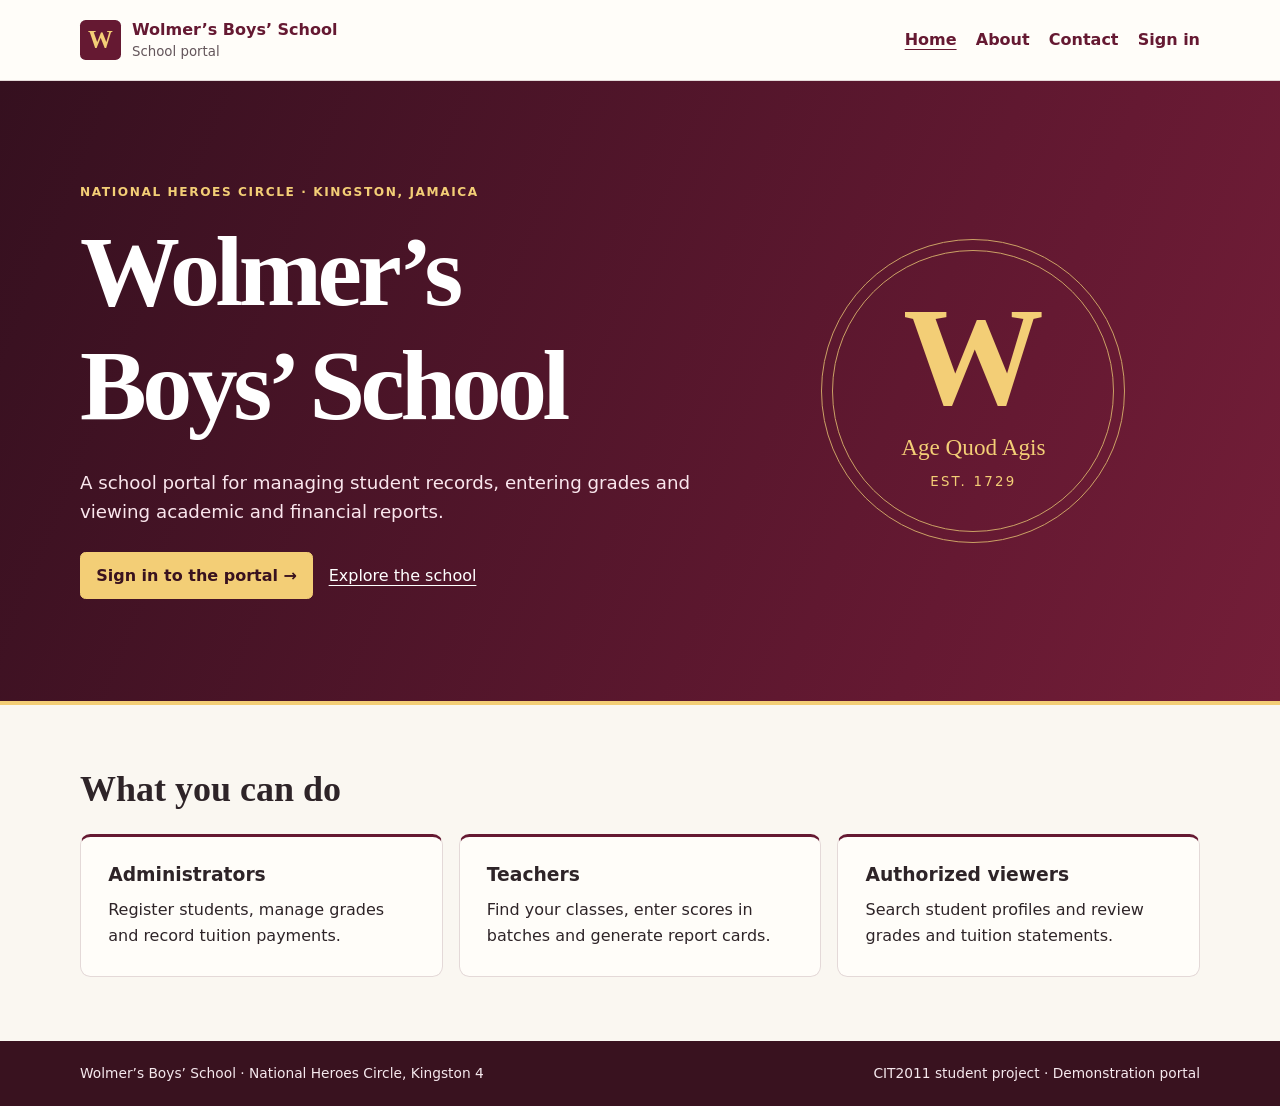
<file: index.html>
<!DOCTYPE html>
<!--
CIT2011 | Wolmer's Boys' School | National Heroes Circle, Kingston 4
Group members (full name | student ID | lab day/time)
Shaney Byfield | 2500730 | Lab: Tuesday 3–5 p.m.
Christopher Lewis | 2505274 | Lab: Tuesday 3–5 p.m.
Kelsey James | 2510038 | Lab: Tuesday 3–5 p.m.
Vacketia Smith | 2509363 | Lab: Tuesday 3–5 p.m.
-->
<html lang="en">
<head>
  <meta charset="utf-8">
  <meta name="viewport" content="width=device-width, initial-scale=1">
  <title>Home | Wolmer’s Boys’ School</title>
  <link rel="stylesheet" href="assets/css/portal.css">
  
</head>
<body>
  <a href="#main" class="skip">Skip to content</a>
  <header class="site-header">
    <div class="wrap header-inner">
      <a class="brand" href="index.html"><span class="monogram" aria-hidden="true">W</span><span>Wolmer’s Boys’ School<small>School portal</small></span></a>
      <nav aria-label="Main navigation"><a href="index.html" aria-current="page">Home</a><a href="about.html">About</a><a href="contact.html">Contact</a><a href="login.html">Sign in</a></nav>
    </div>
  </header>
  <main id="main">
  <section class="hero"><div class="wrap hero-inner">
    <div><p class="eyebrow">National Heroes Circle · Kingston, Jamaica</p>
    <h1>Wolmer’s<br>Boys’ School</h1>
    <p class="hero-copy">A school portal for managing student records, entering grades and viewing academic and financial reports.</p>
    <a class="button gold" href="login.html">Sign in to the portal <span aria-hidden="true">→</span></a>
    <a class="hero-link" href="about.html">Explore the school</a></div>
    <div class="motto" aria-label="School motto: Age Quod Agis"><div><span aria-hidden="true">W</span><strong>Age Quod Agis</strong><small>EST. 1729</small></div></div>
  </div></section>
  <section class="wrap section"><h2>What you can do</h2>
    <div class="cards">
      <article class="card"><h3>Administrators</h3><p>Register students, manage grades and record tuition payments.</p></article>
      <article class="card"><h3>Teachers</h3><p>Find your classes, enter scores in batches and generate report cards.</p></article>
      <article class="card"><h3>Authorized viewers</h3><p>Search student profiles and review grades and tuition statements.</p></article>
    </div>
  </section>
</main>
  <footer class="site-footer"><div class="wrap footer-inner">
    <span>Wolmer’s Boys’ School · National Heroes Circle, Kingston 4</span>
    <span>CIT2011 student project · Demonstration portal</span>
  </div></footer>
</body>
</html>
</file>
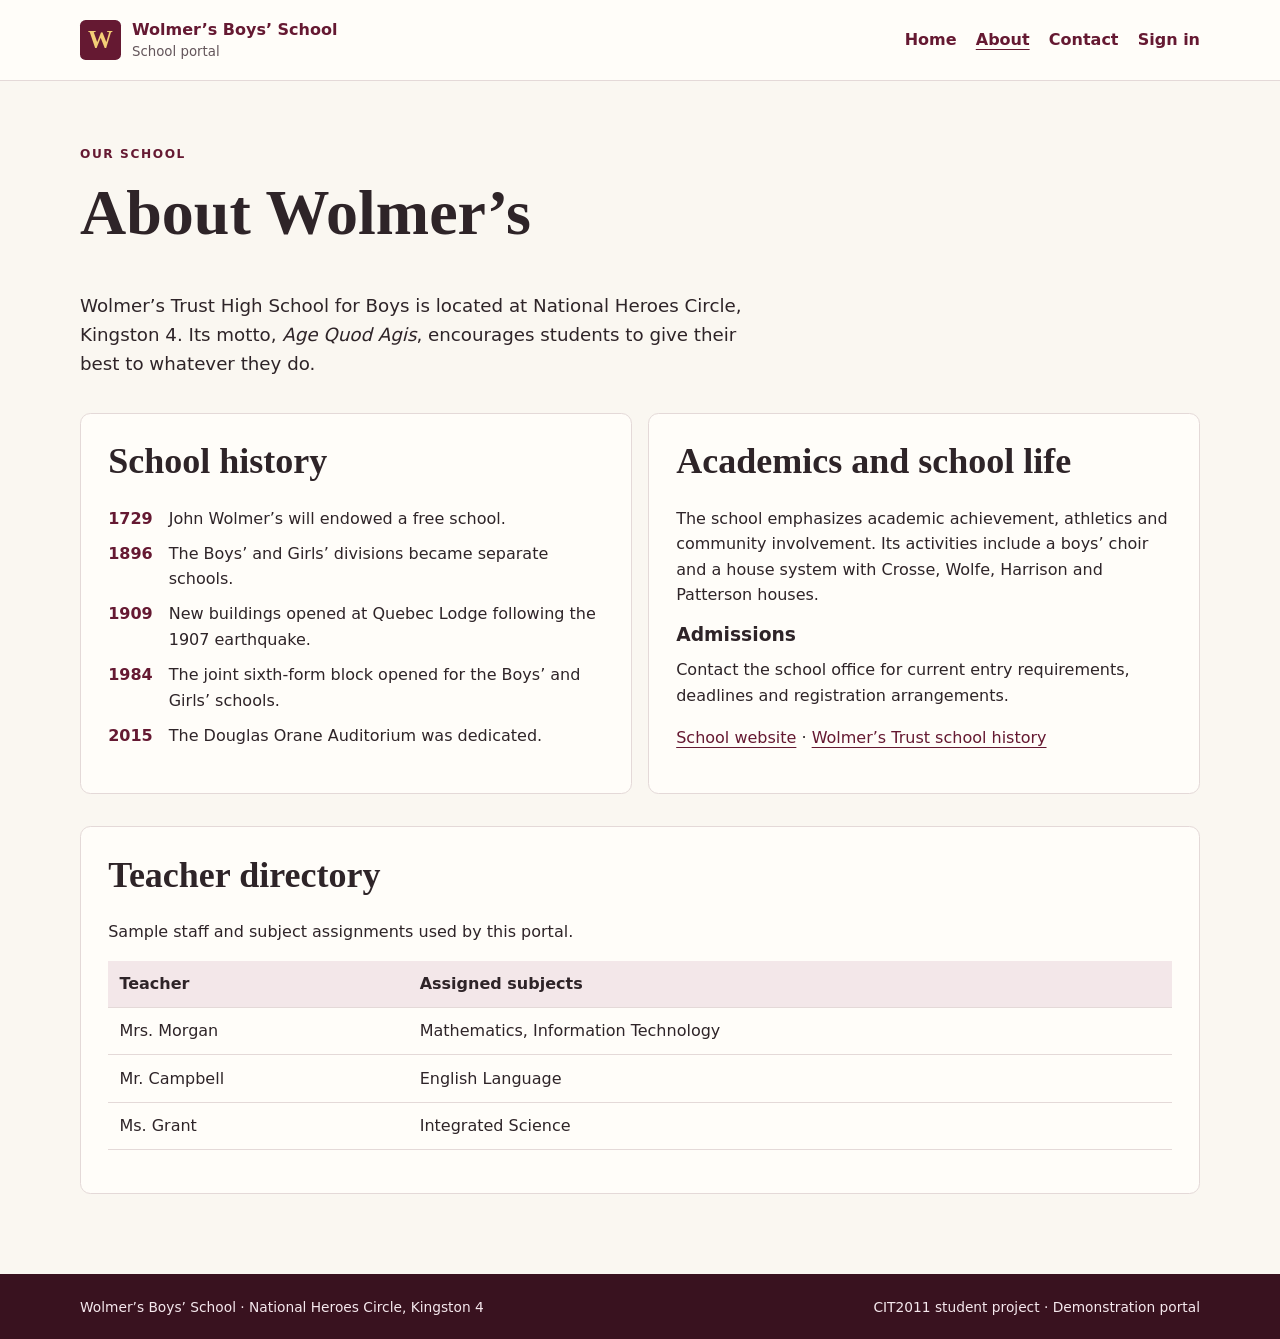
<file: about.html>
<!DOCTYPE html>
<!--
CIT2011 | Wolmer's Boys' School | National Heroes Circle, Kingston 4
Group members (full name | student ID | lab day/time)
Shaney Byfield | 2500730 | Lab: Tuesday 3–5 p.m.
Christopher Lewis | 2505274 | Lab: Tuesday 3–5 p.m.
Kelsey James | 2510038 | Lab: Tuesday 3–5 p.m.
Vacketia Smith | 2509363 | Lab: Tuesday 3–5 p.m.
-->
<html lang="en">
<head>
  <meta charset="utf-8">
  <meta name="viewport" content="width=device-width, initial-scale=1">
  <title>About | Wolmer’s Boys’ School</title>
  <link rel="stylesheet" href="assets/css/portal.css">
  <script defer src="assets/js/store.js"></script><script defer src="assets/js/public.js"></script>
</head>
<body>
  <a href="#main" class="skip">Skip to content</a>
  <header class="site-header">
    <div class="wrap header-inner">
      <a class="brand" href="index.html"><span class="monogram" aria-hidden="true">W</span><span>Wolmer’s Boys’ School<small>School portal</small></span></a>
      <nav aria-label="Main navigation"><a href="index.html">Home</a><a href="about.html" aria-current="page">About</a><a href="contact.html">Contact</a><a href="login.html">Sign in</a></nav>
    </div>
  </header>
  <main id="main" class="wrap section">
  <p class="eyebrow accent">Our school</p><h1>About Wolmer’s</h1>
  <p class="intro">Wolmer’s Trust High School for Boys is located at National Heroes Circle, Kingston 4. Its motto, <em>Age Quod Agis</em>, encourages students to give their best to whatever they do.</p>
  <div class="two-col">
    <section class="panel"><h2>School history</h2><dl class="timeline">
      <dt>1729</dt><dd>John Wolmer’s will endowed a free school.</dd>
      <dt>1896</dt><dd>The Boys’ and Girls’ divisions became separate schools.</dd>
      <dt>1909</dt><dd>New buildings opened at Quebec Lodge following the 1907 earthquake.</dd>
      <dt>1984</dt><dd>The joint sixth-form block opened for the Boys’ and Girls’ schools.</dd>
      <dt>2015</dt><dd>The Douglas Orane Auditorium was dedicated.</dd>
    </dl></section>
    <section class="panel"><h2>Academics and school life</h2>
      <p>The school emphasizes academic achievement, athletics and community involvement. Its activities include a boys’ choir and a house system with Crosse, Wolfe, Harrison and Patterson houses.</p>
      <h3>Admissions</h3><p>Contact the school office for current entry requirements, deadlines and registration arrangements.</p>
      <p><a href="https://www.wolmers.org/wbs/">School website</a> · <a href="https://www.wolmers.org/trust/schools/">Wolmer’s Trust school history</a></p>
    </section>
  </div>
  <section class="panel"><h2>Teacher directory</h2><p>Sample staff and subject assignments used by this portal.</p>
  <div class="table-wrap"><table><thead><tr><th scope="col">Teacher</th><th scope="col">Assigned subjects</th></tr></thead><tbody id="directory"></tbody></table></div></section>
</main>
  <footer class="site-footer"><div class="wrap footer-inner">
    <span>Wolmer’s Boys’ School · National Heroes Circle, Kingston 4</span>
    <span>CIT2011 student project · Demonstration portal</span>
  </div></footer>
</body>
</html>
</file>
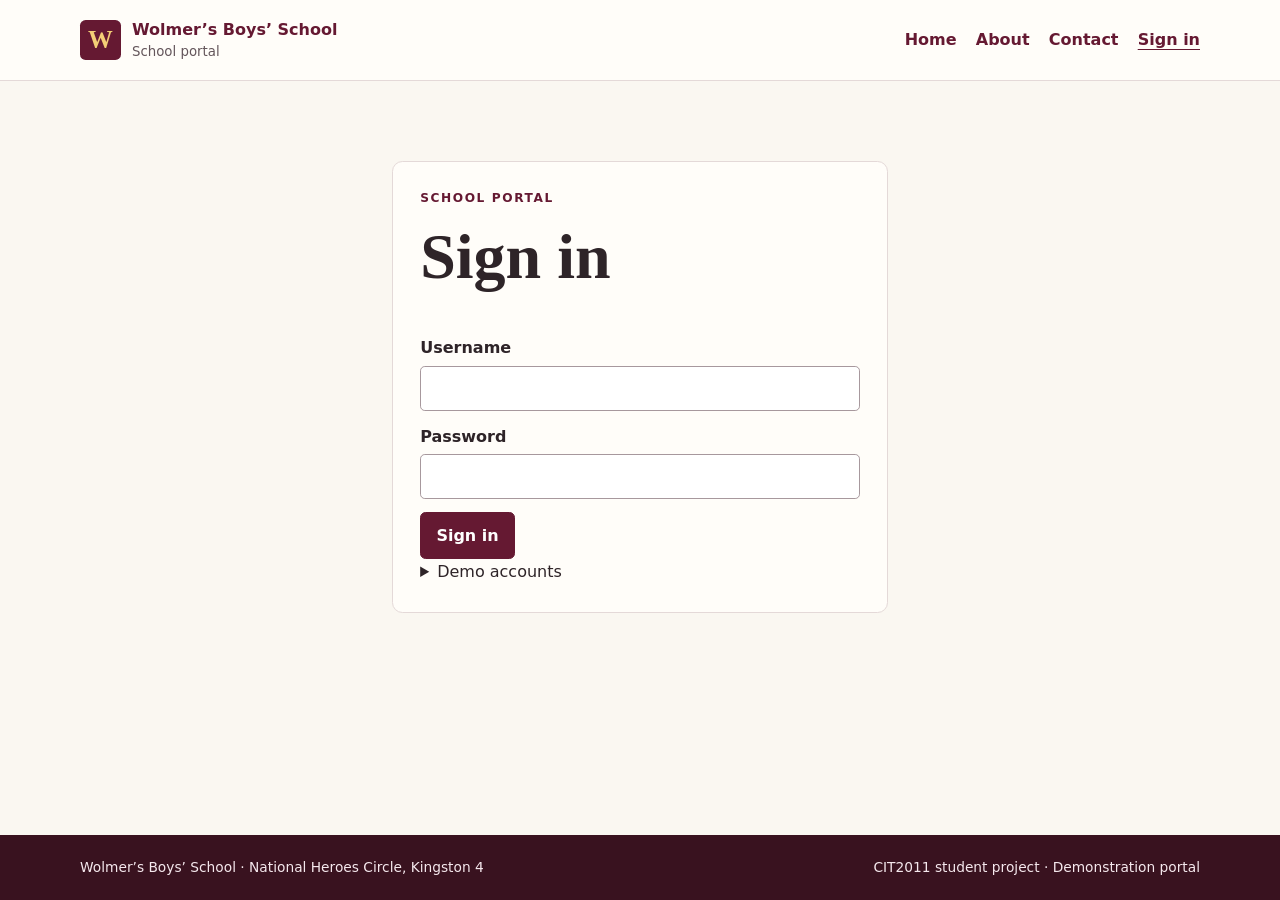
<file: admin.html>
<!DOCTYPE html>
<!--
CIT2011 | Wolmer's Boys' School | National Heroes Circle, Kingston 4
Group members (full name | student ID | lab day/time)
Shaney Byfield | 2500730 | Lab: Tuesday 3–5 p.m.
Christopher Lewis | 2505274 | Lab: Tuesday 3–5 p.m.
Kelsey James | 2510038 | Lab: Tuesday 3–5 p.m.
Vacketia Smith | 2509363 | Lab: Tuesday 3–5 p.m.
-->
<html lang="en">
<head>
  <meta charset="utf-8">
  <meta name="viewport" content="width=device-width, initial-scale=1">
  <title>Administrator dashboard | Wolmer’s Boys’ School</title>
  <link rel="stylesheet" href="assets/css/portal.css">
  <script defer src="assets/js/store.js"></script><script defer src="assets/js/dashboard.js"></script><script defer src="assets/js/admin.js"></script><script defer src="assets/js/grades.js"></script>
</head>
<body>
  <a href="#main" class="skip">Skip to content</a>
  <header class="site-header">
    <div class="wrap header-inner">
      <a class="brand" href="index.html"><span class="monogram" aria-hidden="true">W</span><span>Wolmer’s Boys’ School<small>School portal</small></span></a>
      <nav aria-label="Main navigation"><a href="index.html">Home</a><a href="about.html">About</a><a href="contact.html">Contact</a><a href="admin.html" aria-current="page">Dashboard</a></nav>
    </div>
  </header>
  <main id="main" class="wrap section" data-role="admin" hidden>
  <div class="dashboard-heading"><div><p class="eyebrow accent">School portal</p><h1>Administrator dashboard</h1><p>Manage student records, grades and tuition.</p></div><button type="button" id="logout" class="secondary">Sign out</button></div>
  <nav class="dashboard-nav" aria-label="Dashboard sections"><a href="#registry">Student registry</a><a href="#grades">Academic matrix</a><a href="#ledger">Financial ledger</a></nav>
  <section id="registry" class="panel"><h2>Student registry</h2>
      <form id="student-form" class="fields">
        <label>Student ID<input name="id" required pattern="S[0-9]{4}" placeholder="S1004" title="S followed by four digits" maxlength="5"></label>
        <label>Full name<input name="name" required minlength="2" maxlength="70"></label>
        <label>Email address<input name="email" type="email" required maxlength="100"></label>
        <label>Grade level<select name="level" required></select></label>
        <label>Semester<select name="semester" required></select></label>
        <div class="actions"><button id="student-save">Register student</button><button type="button" id="cancel-edit" class="secondary" hidden>Cancel</button></div>
      </form>
      <p id="registry-status" class="status" role="status"></p>
      <label class="filter">Show enrollment cohort<select id="registry-semester"></select></label>
      <div id="student-table" class="table-wrap"></div>
    </section><section id="grades" class="panel"><h2>Academic matrix</h2>
      <form id="grade-form">
        <div class="fields">
          <label>Semester<select id="grade-semester"></select></label>
          <label>Subject<select id="grade-subject" required></select></label>
          <label>Grade level<select id="grade-level" required></select></label>
          <label>Assessment<select id="grade-assessment"></select></label>
        </div>
        <p>Enter scores from 0 to 100. Blank scores clear saved grades for the selected assessment.</p>
        <div id="grade-table" class="table-wrap"></div>
        <button id="save-grades" hidden>Save grades</button>
        <p id="grade-status" class="status" role="status"></p>
      </form>
    </section><section id="ledger" class="panel"><h2>Financial ledger</h2>
      <div id="ledger-totals" class="cards"></div>
      <form id="ledger-form" class="fields">
        <label>Student<select name="student" id="ledger-student" required></select></label>
        <label>Transaction<select name="action"><option value="fee">Set tuition</option><option value="payment">Record payment</option></select></label>
        <label>Amount (JMD)<input name="amount" type="number" min="0.01" max="10000000" step="0.01" required></label>
        <div class="actions"><button>Save transaction</button></div>
      </form>
      <p id="ledger-status" class="status" role="status"></p>
      <label class="filter">Account status<select id="ledger-filter"><option value="">All statuses</option><option>Paid</option><option>Pending</option><option>Outstanding</option></select></label>
      <div id="ledger-table" class="table-wrap"></div>
      <h3>Payment history</h3><div id="payment-table" class="table-wrap"></div>
    </section>
</main>
  <footer class="site-footer"><div class="wrap footer-inner">
    <span>Wolmer’s Boys’ School · National Heroes Circle, Kingston 4</span>
    <span>CIT2011 student project · Demonstration portal</span>
  </div></footer>
</body>
</html>
</file>
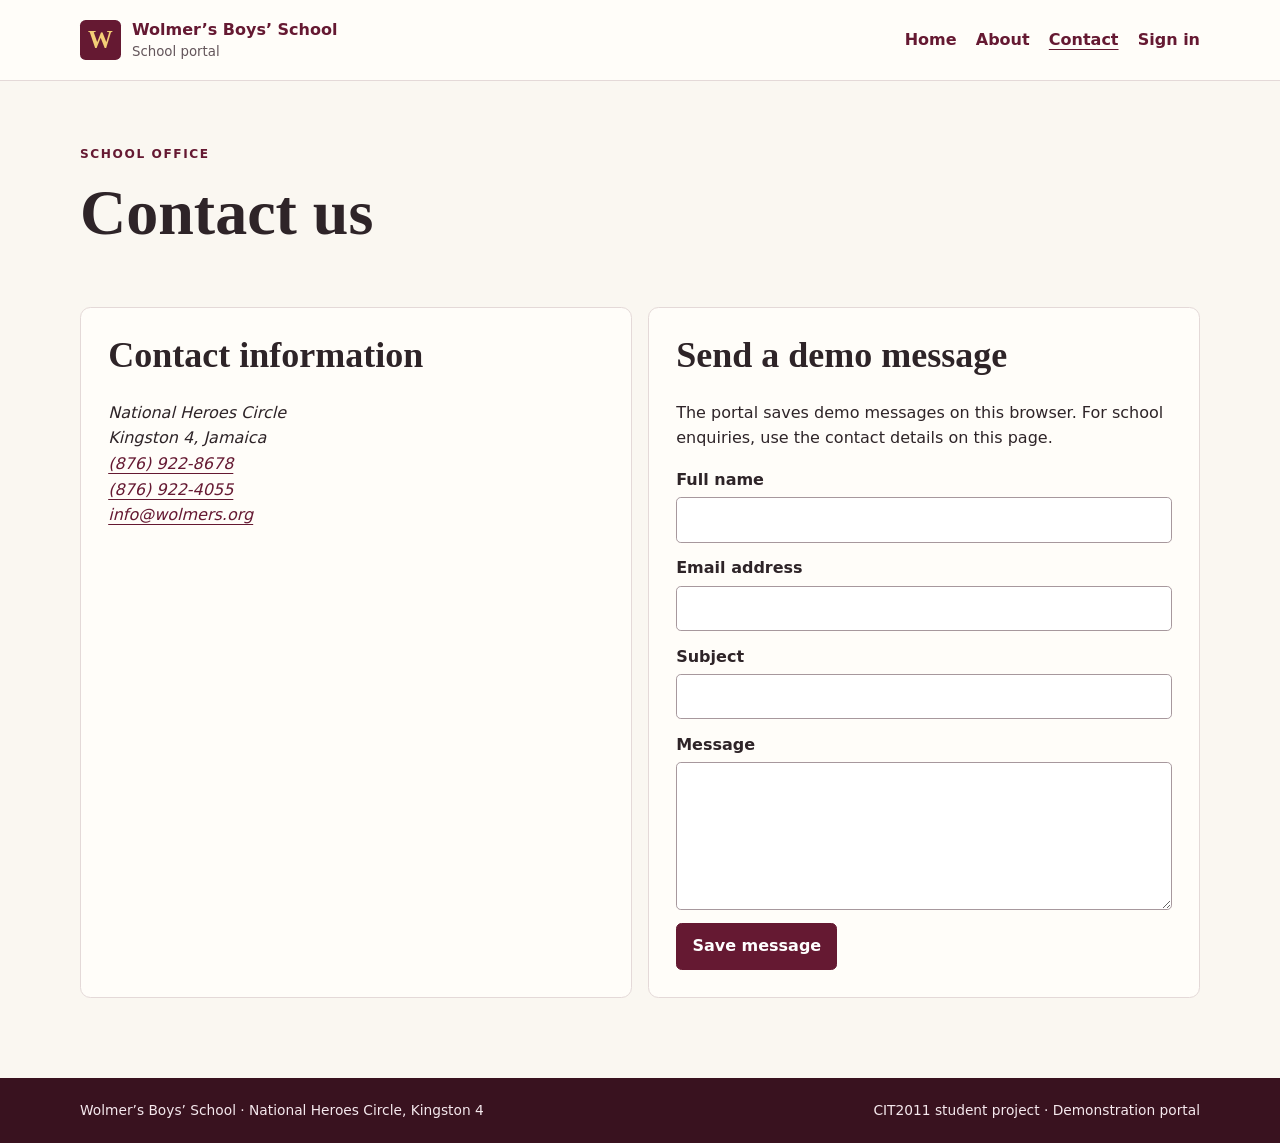
<file: contact.html>
<!DOCTYPE html>
<!--
CIT2011 | Wolmer's Boys' School | National Heroes Circle, Kingston 4
Group members (full name | student ID | lab day/time)
Shaney Byfield | 2500730 | Lab: Tuesday 3–5 p.m.
Christopher Lewis | 2505274 | Lab: Tuesday 3–5 p.m.
Kelsey James | 2510038 | Lab: Tuesday 3–5 p.m.
Vacketia Smith | 2509363 | Lab: Tuesday 3–5 p.m.
-->
<html lang="en">
<head>
  <meta charset="utf-8">
  <meta name="viewport" content="width=device-width, initial-scale=1">
  <title>Contact | Wolmer’s Boys’ School</title>
  <link rel="stylesheet" href="assets/css/portal.css">
  <script defer src="assets/js/store.js"></script><script defer src="assets/js/public.js"></script>
</head>
<body>
  <a href="#main" class="skip">Skip to content</a>
  <header class="site-header">
    <div class="wrap header-inner">
      <a class="brand" href="index.html"><span class="monogram" aria-hidden="true">W</span><span>Wolmer’s Boys’ School<small>School portal</small></span></a>
      <nav aria-label="Main navigation"><a href="index.html">Home</a><a href="about.html">About</a><a href="contact.html" aria-current="page">Contact</a><a href="login.html">Sign in</a></nav>
    </div>
  </header>
  <main id="main" class="wrap section">
  <p class="eyebrow accent">School office</p><h1>Contact us</h1>
  <div class="two-col">
    <section class="panel"><h2>Contact information</h2><address>National Heroes Circle<br>Kingston 4, Jamaica<br><a href="tel:+18769228678">(876) 922-8678</a><br><a href="tel:+18769224055">(876) 922-4055</a><br><a href="mailto:info@wolmers.org">info@wolmers.org</a></address></section>
    <section class="panel"><h2>Send a demo message</h2><p>The portal saves demo messages on this browser. For school enquiries, use the contact details on this page.</p>
    <form id="contact-form" class="stack">
      <label>Full name<input name="name" autocomplete="name" required minlength="2" maxlength="70" pattern=".*\S.*"></label>
      <label>Email address<input type="email" name="email" autocomplete="email" required maxlength="100"></label>
      <label>Subject<input name="subject" required minlength="3" maxlength="80" pattern=".*\S.*"></label>
      <label>Message<textarea name="message" required minlength="10" maxlength="500" rows="5"></textarea></label>
      <button>Save message</button><p id="message-status" class="status" role="status"></p>
    </form></section>
  </div>
</main>
  <footer class="site-footer"><div class="wrap footer-inner">
    <span>Wolmer’s Boys’ School · National Heroes Circle, Kingston 4</span>
    <span>CIT2011 student project · Demonstration portal</span>
  </div></footer>
</body>
</html>
</file>
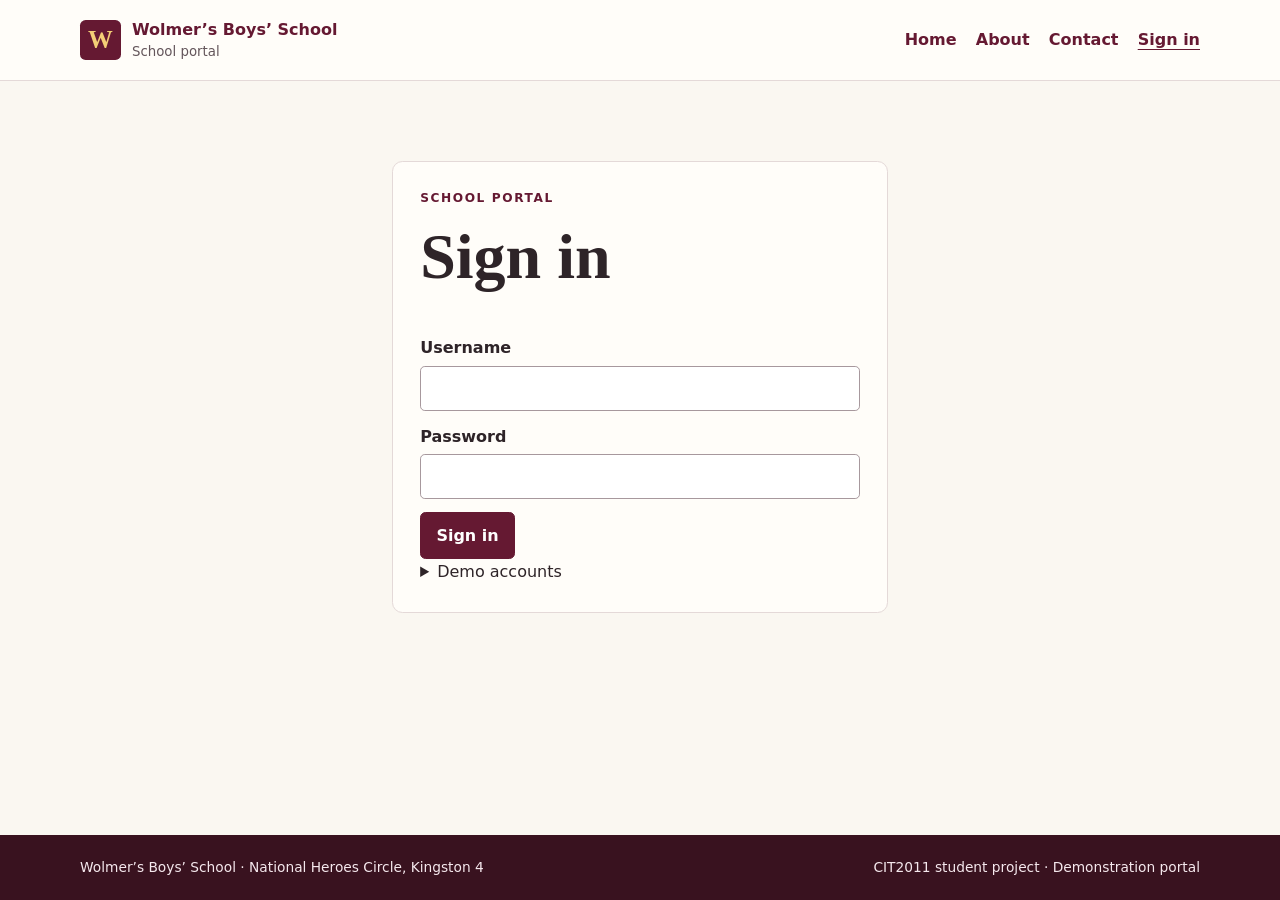
<file: login.html>
<!DOCTYPE html>
<!--
CIT2011 | Wolmer's Boys' School | National Heroes Circle, Kingston 4
Group members (full name | student ID | lab day/time)
Shaney Byfield | 2500730 | Lab: Tuesday 3–5 p.m.
Christopher Lewis | 2505274 | Lab: Tuesday 3–5 p.m.
Kelsey James | 2510038 | Lab: Tuesday 3–5 p.m.
Vacketia Smith | 2509363 | Lab: Tuesday 3–5 p.m.
-->
<html lang="en">
<head>
  <meta charset="utf-8">
  <meta name="viewport" content="width=device-width, initial-scale=1">
  <title>Sign in | Wolmer’s Boys’ School</title>
  <link rel="stylesheet" href="assets/css/portal.css">
  <script defer src="assets/js/store.js"></script><script defer src="assets/js/login.js"></script>
</head>
<body>
  <a href="#main" class="skip">Skip to content</a>
  <header class="site-header">
    <div class="wrap header-inner">
      <a class="brand" href="index.html"><span class="monogram" aria-hidden="true">W</span><span>Wolmer’s Boys’ School<small>School portal</small></span></a>
      <nav aria-label="Main navigation"><a href="index.html">Home</a><a href="about.html">About</a><a href="contact.html">Contact</a><a href="login.html" aria-current="page">Sign in</a></nav>
    </div>
  </header>
  <main id="main" class="wrap section">
  <div class="login panel"><p class="eyebrow accent">School portal</p><h1>Sign in</h1>
  <form id="login-form" class="stack">
    <label>Username<input name="username" autocomplete="username" required></label>
    <label>Password<input name="password" type="password" autocomplete="current-password" required></label>
    <button>Sign in</button><p id="login-status" class="status" role="status"></p>
  </form>
  <details><summary>Demo accounts</summary><ul><li>Administrator: <code>admin</code> / <code>Admin2026!</code></li><li>Teacher: <code>teacher</code> / <code>Teach2026!</code></li><li>Viewer: <code>viewer</code> / <code>View2026!</code></li></ul></details>
  </div>
</main>
  <footer class="site-footer"><div class="wrap footer-inner">
    <span>Wolmer’s Boys’ School · National Heroes Circle, Kingston 4</span>
    <span>CIT2011 student project · Demonstration portal</span>
  </div></footer>
</body>
</html>
</file>
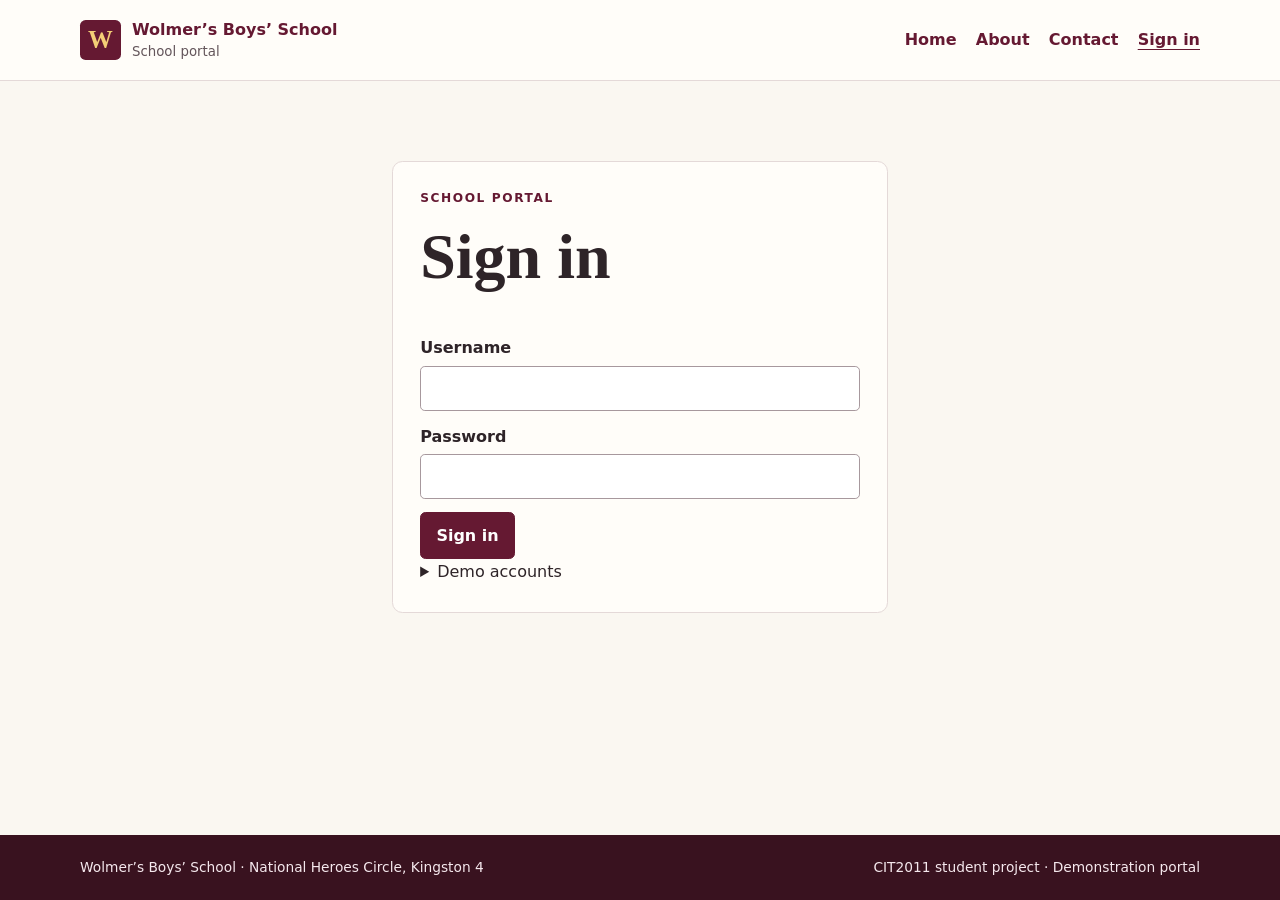
<file: teacher.html>
<!DOCTYPE html>
<!--
CIT2011 | Wolmer's Boys' School | National Heroes Circle, Kingston 4
Group members (full name | student ID | lab day/time)
Shaney Byfield | 2500730 | Lab: Tuesday 3–5 p.m.
Christopher Lewis | 2505274 | Lab: Tuesday 3–5 p.m.
Kelsey James | 2510038 | Lab: Tuesday 3–5 p.m.
Vacketia Smith | 2509363 | Lab: Tuesday 3–5 p.m.
-->
<html lang="en">
<head>
  <meta charset="utf-8">
  <meta name="viewport" content="width=device-width, initial-scale=1">
  <title>Teacher dashboard | Wolmer’s Boys’ School</title>
  <link rel="stylesheet" href="assets/css/portal.css">
  <script defer src="assets/js/store.js"></script><script defer src="assets/js/dashboard.js"></script><script defer src="assets/js/grades.js"></script><script defer src="assets/js/reports.js"></script>
</head>
<body>
  <a href="#main" class="skip">Skip to content</a>
  <header class="site-header">
    <div class="wrap header-inner">
      <a class="brand" href="index.html"><span class="monogram" aria-hidden="true">W</span><span>Wolmer’s Boys’ School<small>School portal</small></span></a>
      <nav aria-label="Main navigation"><a href="index.html">Home</a><a href="about.html">About</a><a href="contact.html">Contact</a><a href="teacher.html" aria-current="page">Dashboard</a></nav>
    </div>
  </header>
  <main id="main" class="wrap section" data-role="teacher" hidden>
  <div class="dashboard-heading"><div><p class="eyebrow accent">School portal</p><h1>Teacher dashboard</h1><p>Enter class scores and generate report cards.</p></div><button type="button" id="logout" class="secondary">Sign out</button></div>
  <nav class="dashboard-nav" aria-label="Dashboard sections"><a href="#grades">Grade entry</a><a href="#reports">Report cards</a></nav>
  <section id="grades" class="panel"><h2>Grade entry</h2>
      <form id="grade-form">
        <div class="fields">
          <label>Semester<select id="grade-semester"></select></label>
          <label>Subject<select id="grade-subject" required></select></label>
          <label>Grade level<select id="grade-level" required></select></label>
          <label>Assessment<select id="grade-assessment"></select></label>
        </div>
        <p>Enter scores from 0 to 100. Blank scores clear saved grades for the selected assessment.</p>
        <div id="grade-table" class="table-wrap"></div>
        <button id="save-grades" hidden>Save grades</button>
        <p id="grade-status" class="status" role="status"></p>
      </form>
    </section><section id="reports" class="panel"><h2>Report cards</h2>
      <div class="fields">
        <label>Search by name or student ID<input type="search" id="report-search"></label>
        <label>Semester<select id="report-semester"></select></label>
        <label>Grade level<select id="report-level"></select></label>
        
        <label>Student<select id="report-student"></select></label>
      </div>
      <div id="report-output" aria-live="polite"></div>
      <button type="button" id="print-report" class="secondary" hidden>Print report</button>
    </section>
</main>
  <footer class="site-footer"><div class="wrap footer-inner">
    <span>Wolmer’s Boys’ School · National Heroes Circle, Kingston 4</span>
    <span>CIT2011 student project · Demonstration portal</span>
  </div></footer>
</body>
</html>
</file>
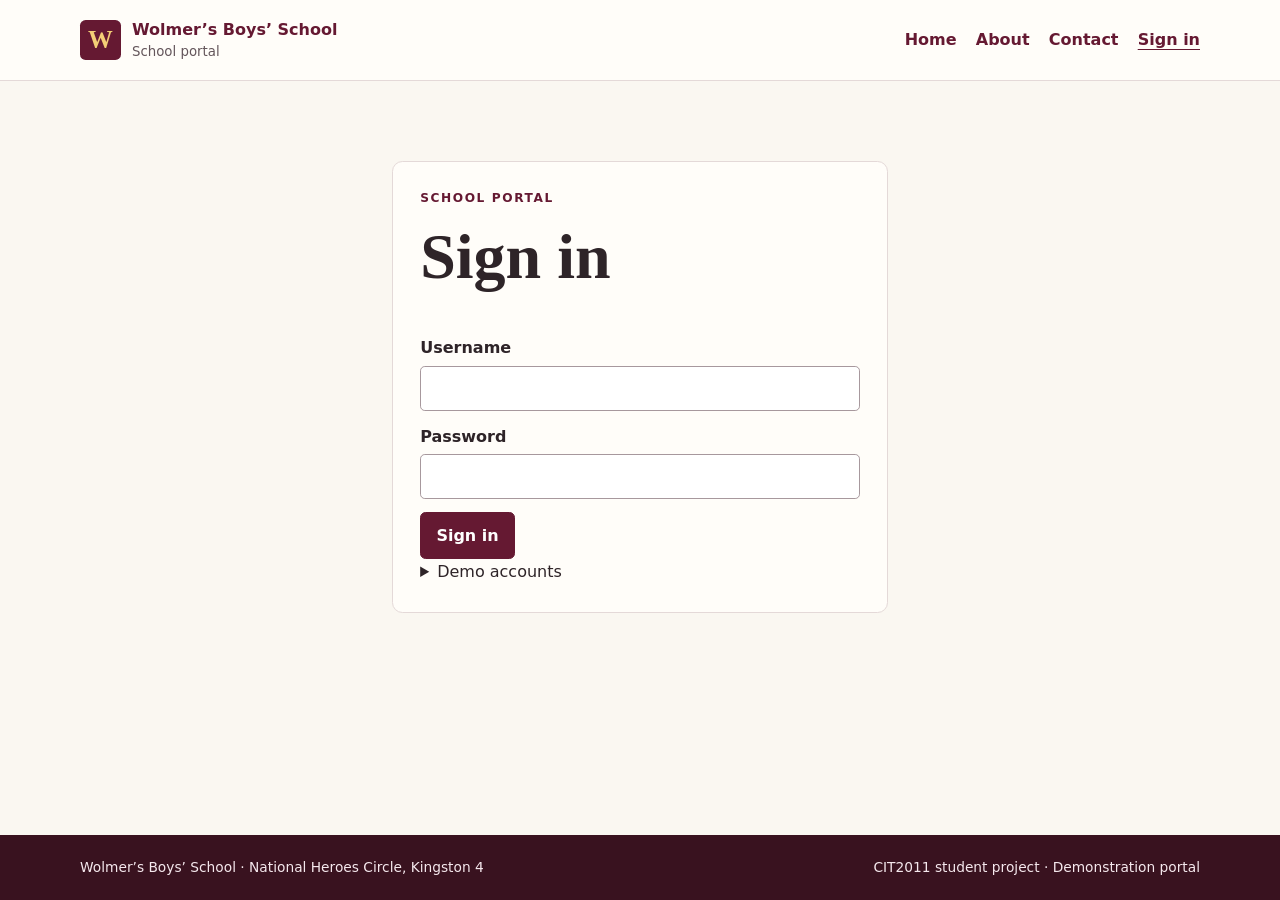
<file: viewer.html>
<!DOCTYPE html>
<!--
CIT2011 | Wolmer's Boys' School | National Heroes Circle, Kingston 4
Group members (full name | student ID | lab day/time)
Shaney Byfield | 2500730 | Lab: Tuesday 3–5 p.m.
Christopher Lewis | 2505274 | Lab: Tuesday 3–5 p.m.
Kelsey James | 2510038 | Lab: Tuesday 3–5 p.m.
Vacketia Smith | 2509363 | Lab: Tuesday 3–5 p.m.
-->
<html lang="en">
<head>
  <meta charset="utf-8">
  <meta name="viewport" content="width=device-width, initial-scale=1">
  <title>Student records | Wolmer’s Boys’ School</title>
  <link rel="stylesheet" href="assets/css/portal.css">
  <script defer src="assets/js/store.js"></script><script defer src="assets/js/dashboard.js"></script><script defer src="assets/js/reports.js"></script>
</head>
<body>
  <a href="#main" class="skip">Skip to content</a>
  <header class="site-header">
    <div class="wrap header-inner">
      <a class="brand" href="index.html"><span class="monogram" aria-hidden="true">W</span><span>Wolmer’s Boys’ School<small>School portal</small></span></a>
      <nav aria-label="Main navigation"><a href="index.html">Home</a><a href="about.html">About</a><a href="contact.html">Contact</a><a href="viewer.html" aria-current="page">Dashboard</a></nav>
    </div>
  </header>
  <main id="main" class="wrap section" data-role="viewer" hidden>
  <div class="dashboard-heading"><div><p class="eyebrow accent">School portal</p><h1>Student records</h1><p>Search profiles, grades and tuition statements.</p></div><button type="button" id="logout" class="secondary">Sign out</button></div>
  <nav class="dashboard-nav" aria-label="Dashboard sections"><a href="#reports">Search records</a></nav>
  <section id="reports" class="panel"><h2>Search and reports</h2>
      <div class="fields">
        <label>Search by name or student ID<input type="search" id="report-search"></label>
        <label>Semester<select id="report-semester"></select></label>
        <label>Grade level<select id="report-level"></select></label>
        <label>Account status<select id="report-status"><option value="">All statuses</option><option>Paid</option><option>Pending</option><option>Outstanding</option></select></label>
        <label>Student<select id="report-student"></select></label>
      </div>
      <div id="report-output" aria-live="polite"></div>
      <button type="button" id="print-report" class="secondary" hidden>Print report</button>
    </section>
</main>
  <footer class="site-footer"><div class="wrap footer-inner">
    <span>Wolmer’s Boys’ School · National Heroes Circle, Kingston 4</span>
    <span>CIT2011 student project · Demonstration portal</span>
  </div></footer>
</body>
</html>
</file>
<file: assets/css/portal.css>
/*
CIT2011 | Wolmer's Boys' School | National Heroes Circle, Kingston 4
Group members (full name | student ID | lab day/time)
Shaney Byfield | 2500730 | Lab: Tuesday 3–5 p.m.
Christopher Lewis | 2505274 | Lab: Tuesday 3–5 p.m.
Kelsey James | 2510038 | Lab: Tuesday 3–5 p.m.
Vacketia Smith | 2509363 | Lab: Tuesday 3–5 p.m.
*/
:root {
  --wine: #651932;
  --dark-wine: #39121f;
  --gold: #f3ce76;
  --ink: #2e2428;
  --muted: #64565b;
  --paper: #faf7f1;
  --line: #e4d9d8;
}

* { box-sizing: border-box; }
[hidden] { display: none !important; }
body { margin: 0; background: var(--paper); color: var(--ink); font: 1rem/1.6 system-ui, sans-serif; min-height: 100vh; display: flex; flex-direction: column; }
main { flex: 1; }
a { color: var(--wine); text-underline-offset: .22em; }
a:focus-visible, button:focus-visible, input:focus-visible, select:focus-visible, textarea:focus-visible, summary:focus-visible { outline: 3px solid #a86b09; outline-offset: 3px; }
h1, h2, h3 { line-height: 1.14; margin: 0 0 .65em; }
h1, h2 { font-family: Georgia, serif; }
h1 { font-size: clamp(2.35rem, 5vw, 4rem); }
h2 { font-size: clamp(1.6rem, 3vw, 2.25rem); }
p { margin: 0 0 1em; }
.wrap { width: min(1120px, calc(100% - 3rem)); margin-inline: auto; }
.section { padding-block: clamp(2rem, 5vw, 4rem); }
.site-header { background: #fffdf9; border-bottom: 1px solid var(--line); }
.header-inner, .footer-inner, .dashboard-heading { display: flex; align-items: center; justify-content: space-between; gap: 1rem; }
.header-inner { min-height: 5rem; padding-block: .8rem; flex-wrap: wrap; }
.brand { display: inline-flex; align-items: center; gap: .7rem; font-weight: 750; line-height: 1.15; text-decoration: none; }
.brand small { display: block; color: var(--muted); font-weight: 500; margin-top: .25rem; }
.monogram { display: grid; place-items: center; background: var(--wine); color: var(--gold); width: 2.55rem; height: 2.55rem; border-radius: .35rem; font: bold 1.55rem Georgia, serif; }
nav { display: flex; flex-wrap: wrap; gap: .4rem 1.2rem; }
nav a { font-weight: 650; text-decoration: none; }
nav a:hover, nav a[aria-current] { text-decoration: underline; }
.skip { position: absolute; top: .25rem; left: .25rem; padding: .5rem 1rem; background: white; transform: translateY(-150%); z-index: 1; }
.skip:focus { transform: none; }
.hero { background: linear-gradient(112deg, #35101f, #651932 75%, #741e38); color: white; border-bottom: .3rem solid var(--gold); }
.hero-inner { display: grid; grid-template-columns: 1.4fr 1fr; align-items: center; gap: 2rem; padding-block: clamp(3rem, 8vw, 7rem); }
.hero h1 { font-size: clamp(3.05rem, 8vw, 6.25rem); margin-bottom: .25em; letter-spacing: -.045em; }
.hero-copy, .intro { max-width: 60ch; font-size: 1.14rem; }
.hero-copy { color: #fae6ed; margin-bottom: 1.6rem; }
.eyebrow { font-size: .76rem; letter-spacing: .13em; text-transform: uppercase; font-weight: 800; color: var(--gold); }
.accent { color: var(--wine); }
.motto { display: grid; place-items: center; }
.motto div { display: grid; place-content: center; text-align: center; width: min(100%, 19rem); aspect-ratio: 1; border-radius: 50%; border: 1px solid #cba165; outline: 1px solid #cba165; outline-offset: -12px; color: var(--gold); }
.motto span { font: bold clamp(4rem, 11vw, 9rem)/.95 Georgia, serif; }
.motto strong { font: 1.45rem Georgia, serif; margin-block: .65rem; }
.motto small { letter-spacing: .17em; }
button, .button { display: inline-block; width: fit-content; border: 1px solid var(--wine); border-radius: .35rem; padding: .6rem .95rem; background: var(--wine); color: white; font: inherit; font-weight: 700; text-decoration: none; cursor: pointer; }
button:hover, .button:hover { filter: brightness(1.15); }
.gold { background: var(--gold); color: var(--dark-wine); border-color: var(--gold); }
.hero-link { display: inline-block; margin: .65rem 0 .65rem .65rem; color: white; }
.secondary { color: var(--wine); background: white; }
.danger { background: white; color: #8c1d33; }
.cards, .two-col, .fields { display: grid; gap: 1rem; }
.cards { grid-template-columns: repeat(3, minmax(0, 1fr)); }
.two-col { grid-template-columns: repeat(2, minmax(0, 1fr)); }
.card, .panel { background: #fffdf9; border: 1px solid var(--line); border-radius: .65rem; padding: clamp(1rem, 3vw, 1.7rem); min-width: 0; }
.card { border-top: 3px solid var(--wine); }
.card p:last-child, .status:last-child { margin-bottom: 0; }
.panel { margin-block: 1rem; }
.login { max-width: 31rem; margin-inline: auto; }
.timeline { display: grid; grid-template-columns: auto 1fr; gap: .6rem 1rem; }
.timeline dt { font-weight: 800; color: var(--wine); }
.timeline dd { margin: 0; }
.stack { display: grid; gap: .8rem; }
.fields { grid-template-columns: repeat(auto-fit, minmax(min(100%, 12rem), 1fr)); align-items: end; margin-bottom: 1rem; }
label { display: grid; gap: .3rem; font-weight: 650; min-width: 0; }
input, textarea, select { width: 100%; min-width: 0; border: 1px solid #a7989d; border-radius: .3rem; background: white; padding: .55rem .6rem; font: inherit; color: var(--ink); }
textarea { resize: vertical; }
.status { color: var(--wine); font-weight: 700; }
.status:empty { display: none; }
.dashboard-nav { margin-bottom: 1.5rem; border-block: 1px solid var(--line); padding-block: .75rem; }
.dashboard-heading h1 { margin-bottom: .2em; }
.dashboard-heading { align-items: flex-start; }
.actions { display: flex; gap: .4rem; align-items: center; flex-wrap: wrap; }
.filter { max-width: 18rem; margin-block: 1rem; }
.table-wrap { overflow-x: auto; margin-bottom: 1rem; }
table { width: 100%; border-collapse: collapse; text-align: left; }
th, td { padding: .65rem .7rem; border-bottom: 1px solid var(--line); }
th { background: #f3e7e9; white-space: nowrap; }
td input { width: 6rem; }
td button { padding: .25rem .5rem; }
.badge { font-weight: 750; border-radius: 1rem; padding: .18rem .55rem; white-space: nowrap; }
.paid { background: #deefe3; color: #235634; }
.pending { background: #fff0c9; color: #694801; }
.outstanding { background: #f9e1e7; color: #81243a; }
#ledger-totals { margin-block: 1rem; }
#ledger-totals strong { display: block; font-size: 1.25rem; }
meter { width: 100%; max-width: 14rem; }
.site-footer { color: #f5e8ed; background: var(--dark-wine); padding-block: 1.35rem; font-size: .86rem; }
.footer-inner { flex-wrap: wrap; }
@media (max-width: 700px) {
  .wrap { width: calc(100% - 1.5rem); }
  .motto { display: none; }
  .hero-inner, .cards, .two-col { grid-template-columns: 1fr; }
  .dashboard-heading { flex-wrap: wrap; }
  .header-inner { gap: .7rem; }
}
@media print {
  body { background: white; }
  .site-header, .site-footer, .skip, .dashboard-heading, .dashboard-nav, #grades,
  #reports > :not(#report-output) { display: none !important; }
  .wrap { width: 100%; }
  #reports { border: 0; padding: 0; }
}
</file>
